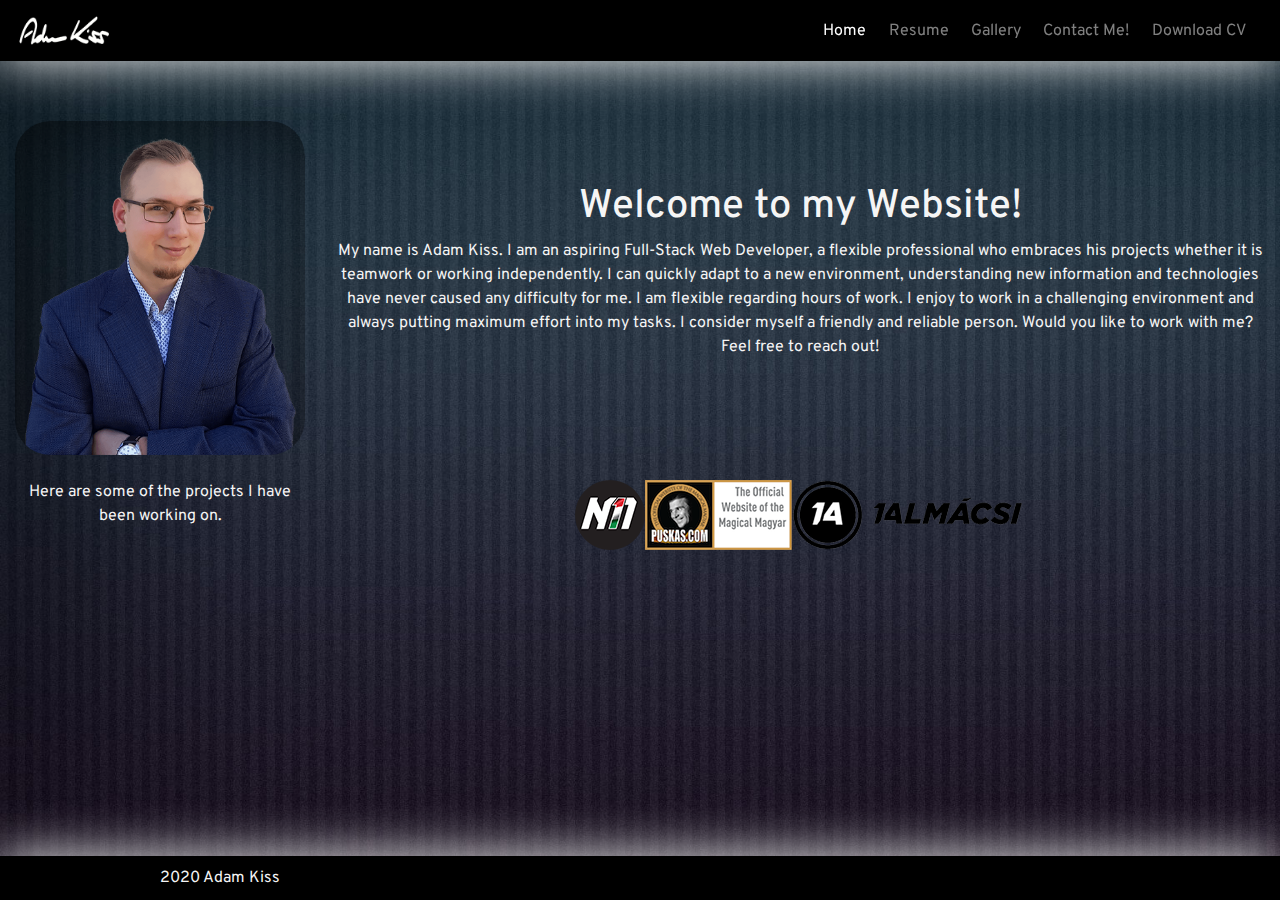
<file: index.html>
<!DOCTYPE html>
<html lang="en">
    <head>
        <meta charset="UTF-8" />
        <meta name="viewport" content="width=device-width, initial-scale=1.0" />
        <title>Adam Kiss - Web Developer</title>
        <link rel="icon" type="image/png" href="assets/images/favicon.ico" />
        <!-- Bootstrap's CSS CDN used for the project -->
        <link rel="stylesheet" href="https://stackpath.bootstrapcdn.com/bootstrap/4.5.2/css/bootstrap.min.css" />
        <!-- My own CSS -->
        <link rel="stylesheet" type="text/css" href="assets/css/style.css" />
        <!-- Google Fonts -->
        <link href="https://fonts.googleapis.com/css2?family=Allan:wght@400;700&family=Roboto:wght@400;700&display=swap" rel="stylesheet" />
        <!-- FontAwesome CDN -->
        <link rel="stylesheet" href="https://pro.fontawesome.com/releases/v5.10.0/css/all.css" integrity="sha384-AYmEC3Yw5cVb3ZcuHtOA93w35dYTsvhLPVnYs9eStHfGJvOvKxVfELGroGkvsg+p" crossorigin="anonymous" />
    </head>

    <body>
        <nav class="navbar navbar-expand-md navbar-dark bg-dark">
            <a href="index.html" class="navbar-brand">
                <img class="logo" src="assets/images/AK_logo.png" alt="Adam Kiss Full Stack Web Developer" />
            </a>
            <button type="button" class="navbar-toggler" data-toggle="collapse" data-target="#navbarCollapse">
                <span class="navbar-toggler-icon"></span>
            </button>

            <div class="collapse navbar-collapse" id="navbarCollapse">
                <div class="navbar-nav ml-auto">
                    <a href="index.html" class="nav-item nav-link hvr-underline-from-center active">Home</a>
                    <a href="resume.html" class="nav-item nav-link hvr-underline-from-center">Resume</a>
                    <a href="gallery.html" class="nav-item nav-link hvr-underline-from-center">Gallery</a>
                    <a href="contact.html" class="nav-item nav-link hvr-underline-from-center">Contact Me!</a>
                    <a href="assets/CV/AK_CV.pdf" target="_blank" class="nav-item nav-link hvr-underline-from-center">Download CV<i class="fas fa-file-pdf"></i></a>
                </div>
            </div>
        </nav>
        
        <div class="container-fluid pad-top pad-bottom pad-landscape">
            <div class="row">
                <div class="col-md-3">
                    <img class="profileimg img-fluid mx-auto d-block" src="assets/images/AKp.png" alt="Profile image of Adam Kiss" />
                </div>
                <div class="col-md-9 d-block align-self-center text-center">
                    <p class="text-main">
                        <h1>Welcome to my Website!</h1>
                        My name is Adam Kiss. I am an aspiring Full-Stack Web Developer, a flexible professional who embraces his projects whether it is teamwork or working independently. I can quickly adapt to a new environment, understanding new information and technologies have never caused any difficulty for me. I am flexible regarding hours of work. 
                        I enjoy to work in a challenging environment and always putting maximum effort into my tasks. I consider myself a friendly and reliable person. Would you like to work with me? Feel free to reach out!
                    </p>
                </div>
            </div>
            
            <div class="row pad-top">
                <div class="col-md-3 d-flex justify-content-center text-center">
                <p>Here are some of the projects I have been working on.</p>
                </div>
                <div class="col-md-9 d-flex justify-content-center align-items-center">
    
                        <a href="https://www.michelisz.hu/en/" target="_blank"><img src="assets/images/nmlogo.png" alt="Norbert Michelisz logo"></a>
                        <a href="http://www.puskas.com/en/home.html" target="_blank"><img src="assets/images/puskaslogo.png" alt="Puskas logo"></a>
                        <a href="http://talmacsigroup.hu/?lang=en" target="_blank"><img src="assets/images/talmacsilogo.png" alt="Talmacsi logo"></a>
                </div>
            </div>
        </div>
        
        <footer class="footer-sticky">
            <div class="container-fluid">
                <div class="row">
                    <div class="col-md-4 align-items-center justify-content-center d-flex order-2 order-md-1"><i class="far fa-copyright"></i>2020 Adam Kiss</div>
                    <div class="footerlinks align-items-center col-md-8 justify-content-center d-flex order-1 order-md-2">
                        <a href="mailto:a.kiss1994@gmail.com" target="_blank"><i class="footericon2 fas fa-envelope"></i></a>
                        <a href="https://www.facebook.com/adams.keith.524" target="_blank"><i class="footericon fab fa-facebook-square"></i></a>
                        <a href="https://www.linkedin.com/in/akgsz0912/" target="_blank"><i class="footericon fab fa-linkedin"></i></a>
                        <a href="skype:live:a.kiss1994?add" target="_blank"><i class="footericon fab fa-skype"></i></a>
                    </div>
                </div>
            </div>
        </footer>
    </body>

    <!--Javascript from Bootstrap CDN-->
    <script src="https://code.jquery.com/jquery-3.5.1.min.js"></script>
    <script src="https://cdn.jsdelivr.net/npm/popper.js@1.16.0/dist/umd/popper.min.js"></script>
    <script src="https://stackpath.bootstrapcdn.com/bootstrap/4.5.0/js/bootstrap.min.js"></script>
</html>
</file>
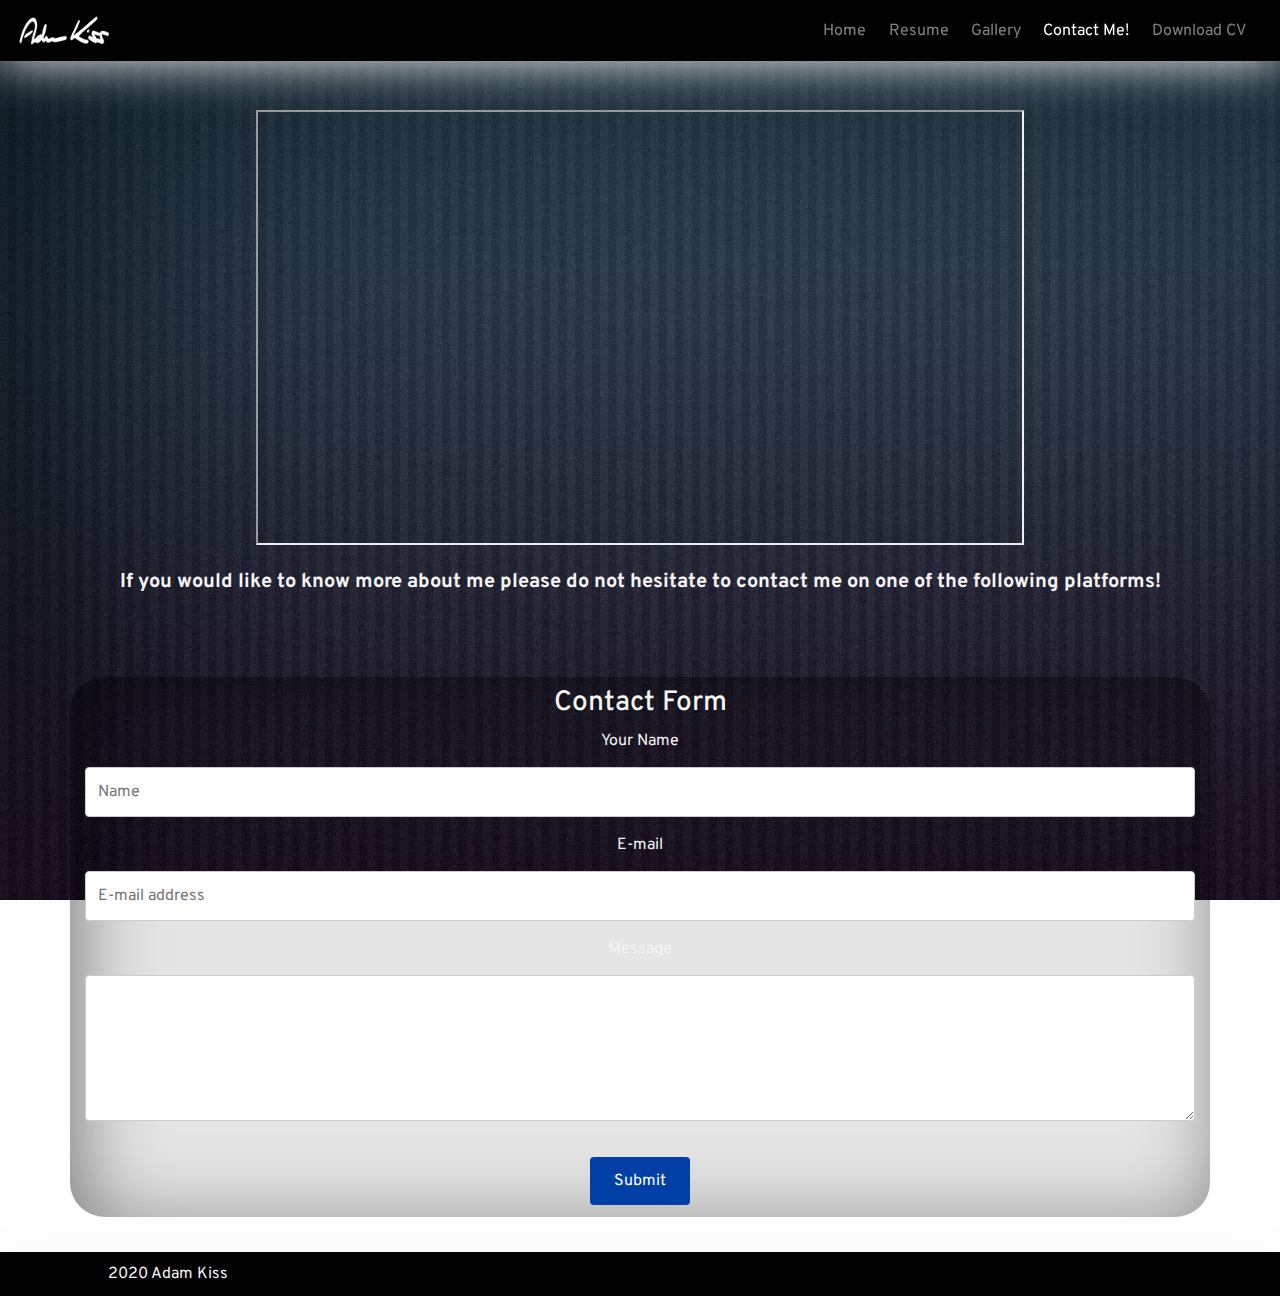
<file: contact.html>
<!DOCTYPE html>
<html lang="en">
    <head>
        <meta charset="UTF-8" />
        <meta name="viewport" content="width=device-width, initial-scale=1.0" />
        <title>Adam Kiss - Web Developer</title>
        <link rel="icon" type="image/png" href="assets/images/favicon.ico" />
        <!-- Bootstrap's CSS CDN used for the project -->
        <link rel="stylesheet" href="https://stackpath.bootstrapcdn.com/bootstrap/4.5.2/css/bootstrap.min.css" />
        <!-- My own CSS -->
        <link rel="stylesheet" type="text/css" href="assets/css/style.css" />
        <!-- Google Fonts -->
        <link href="https://fonts.googleapis.com/css2?family=Allan:wght@400;700&family=Roboto:wght@400;700&display=swap" rel="stylesheet" />
        <!-- FontAwesome CDN -->
        <link rel="stylesheet" href="https://pro.fontawesome.com/releases/v5.10.0/css/all.css" integrity="sha384-AYmEC3Yw5cVb3ZcuHtOA93w35dYTsvhLPVnYs9eStHfGJvOvKxVfELGroGkvsg+p" crossorigin="anonymous" />
    </head>

    <body>
        <nav class="navbar navbar-expand-md navbar-dark bg-dark">
            <a href="index.html" class="navbar-brand">
                <img class="logo" src="assets/images/ak_logo.png" alt="Adam Kiss Full Stack Web Developer" />
            </a>
            <button type="button" class="navbar-toggler" data-toggle="collapse" data-target="#navbarCollapse">
                <span class="navbar-toggler-icon"></span>
            </button>

            <div class="collapse navbar-collapse" id="navbarCollapse">
                <div class="navbar-nav ml-auto">
                    <a href="index.html" class="nav-item nav-link hvr-underline-from-center">Home</a>
                    <a href="resume.html" class="nav-item nav-link hvr-underline-from-center">Resume</a>
                    <a href="gallery.html" class="nav-item nav-link hvr-underline-from-center">Gallery</a>
                    <a href="contact.html" class="nav-item nav-link hvr-underline-from-center active">Contact Me!</a>
                    <a href="assets/cv/ak_cv.pdf" target="_blank" class="nav-item nav-link hvr-underline-from-center">
                        Download CV
                        <i class="fas fa-file-pdf"></i>
                    </a>
                </div>
            </div>
        </nav>

        <div class="container-fluid pad-top pad-landscape">
            <br />
            <div class="row">
                <div class="col d-flex align-self-center justify-content-center">
                    <iframe src="https://www.youtube.com/embed/EyZqfLmXdFA?controls=0"> </iframe>
                </div>
            </div>

            <div class="row">
                <div class="col pad-top d-flex align-self-center justify-content-center">
                    <h5 class="text-justify text-center font-weight-bold">If you would like to know more about me please do not hesitate to contact me on one of the following platforms!</h5>
                </div>
            </div>

            <div class="row">
                <div class="col contactlinks d-flex align-self-center justify-content-center">
                    <a href="mailto:a.kiss1994@gmail.com" target="_blank"><i class="footericon2 fas fa-envelope"></i></a>
                    <a href="https://www.facebook.com/adams.keith.524" target="_blank"><i class="footericon fab fa-facebook-square"></i></a>
                    <a href="https://www.linkedin.com/in/akgsz0912/" target="_blank"><i class="footericon fab fa-linkedin"></i></a>
                    <a href="skype:live:a.kiss1994?add" target="_blank"><i class="footericon fab fa-skype"></i></a>
                </div>
            </div>
        </div>

        <!--https://www.freecodecamp.org/news/how-to-create-a-contact-form-with-css/ -->
        <div class="container text-center profileimg margin-bottom">
            <h3>Contact Form</h3>
            <form action="#" name="contact_form">
                <label for="name">Your Name</label>
                <input  id="name" name="name" type="text" required placeholder="Name" />
                <br />
                <label for="email">E-mail</label>
                <input id="email" name="email" type="email" required placeholder="E-mail address" />
                <br />
                <label for="message">Message</label><br />
                <textarea id="message" name="message" cols="20" rows="5" required placeholder="Enter your message here"> </textarea>
                <div class="center">
                    <input type="submit" value="Submit" />
                </div>
            </form>
        </div>
        <!--Code from https://www.freecodecamp.org/news/how-to-create-a-contact-form-with-css/ ending -->

        <footer class="footer-sticky">
            <div class="container-fluid">
                <div class="row">
                    <div class="col-md-3 justify-content-center align-items-center d-flex order-2 order-md-1">
                        <p class="zeromargin"><i class="far fa-copyright"></i>2020 Adam Kiss</p>
                    </div>
                    <div class="footerlinks align-items-center col-md-9 justify-content-center d-flex order-1 order-md-2">
                        <a href="mailto:a.kiss1994@gmail.com" target="_blank"><i class="footericon2 fas fa-envelope"></i></a>
                        <a href="https://www.facebook.com/adams.keith.524" target="_blank"><i class="footericon fab fa-facebook-square"></i></a>
                        <a href="https://www.linkedin.com/in/akgsz0912/" target="_blank"><i class="footericon fab fa-linkedin"></i></a>
                        <a href="skype:live:a.kiss1994?add" target="_blank"><i class="footericon fab fa-skype"></i></a>
                    </div>
                </div>
            </div>
        </footer>

        <!--Javascript from Bootstrap CDN-->
        <script src="https://code.jquery.com/jquery-3.5.1.min.js"></script>
        <script src="https://cdn.jsdelivr.net/npm/popper.js@1.16.0/dist/umd/popper.min.js"></script>
        <script src="https://stackpath.bootstrapcdn.com/bootstrap/4.5.0/js/bootstrap.min.js"></script>
    </body>
</html>
</file>
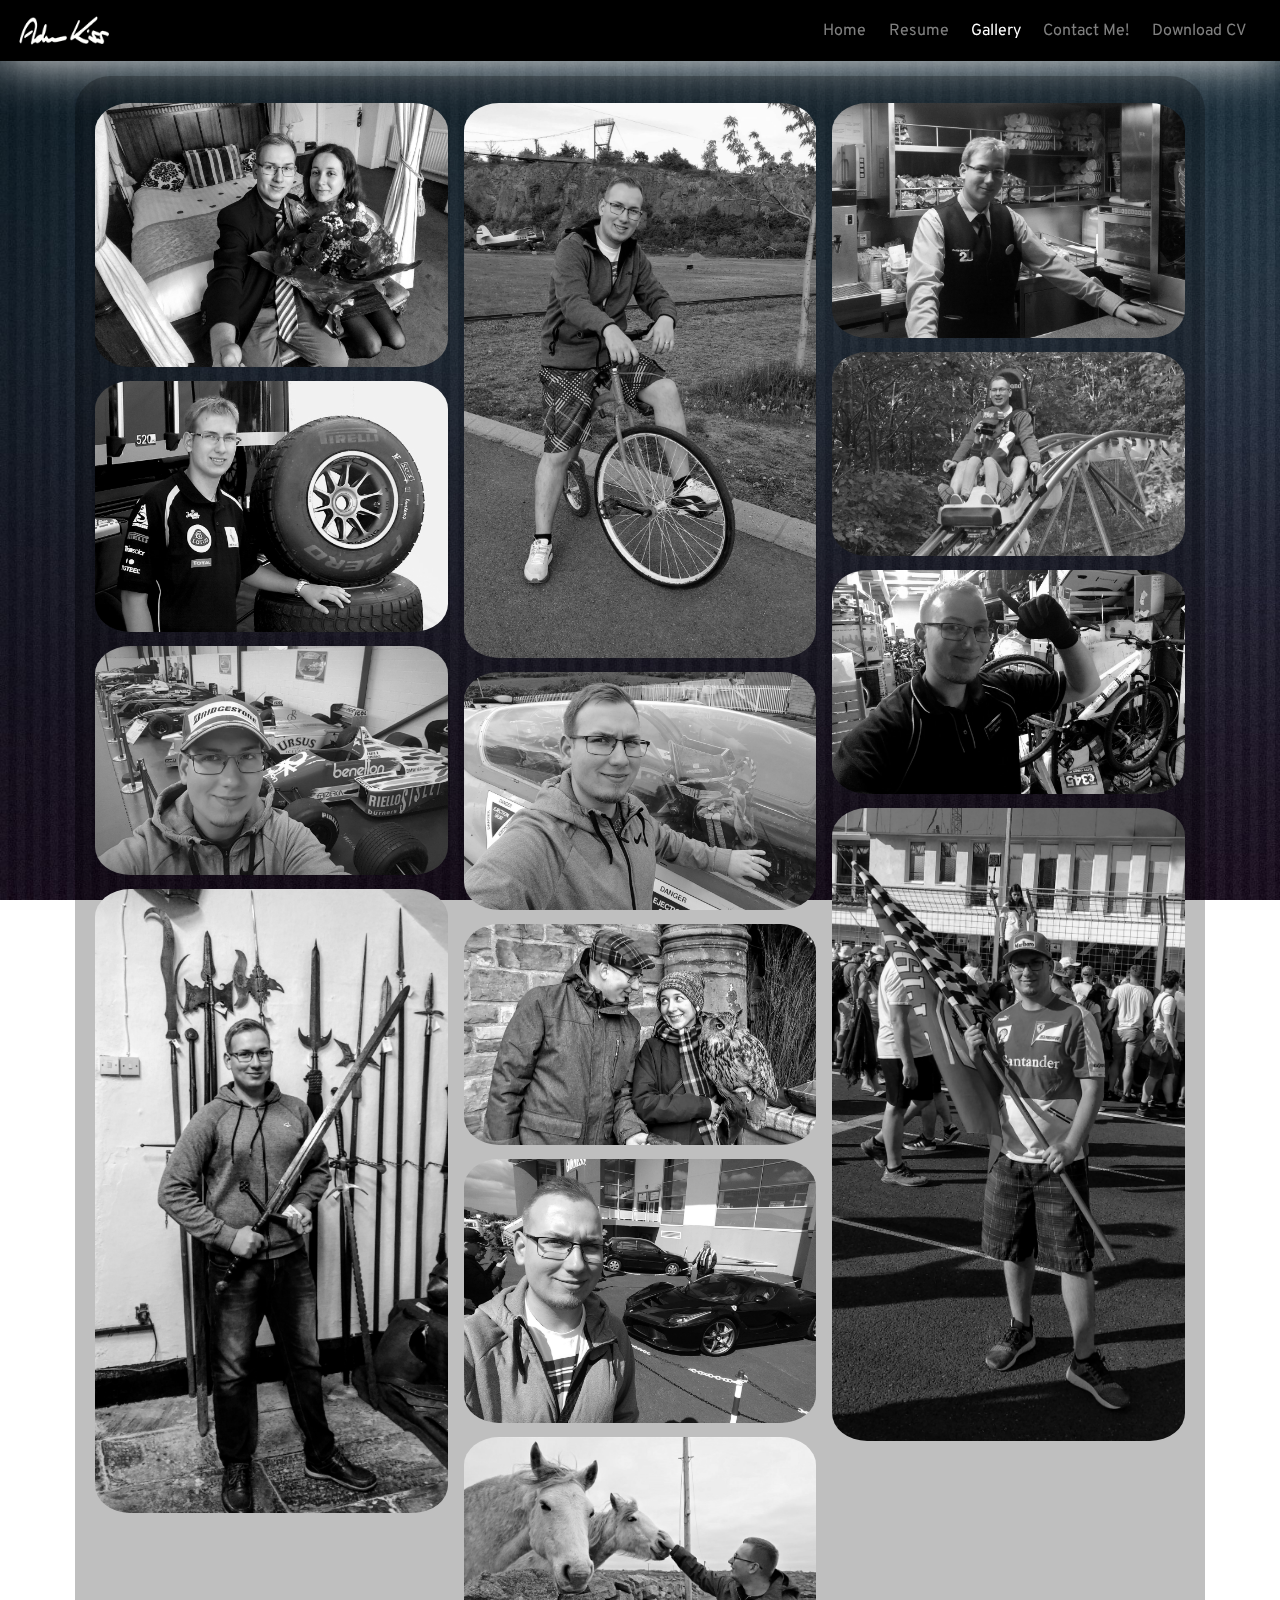
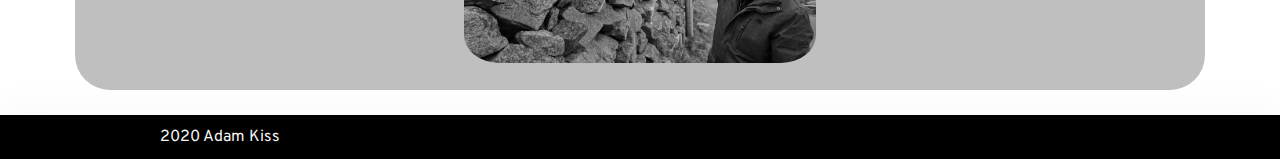
<file: gallery.html>
<!DOCTYPE html>
<html lang="en">
    <head>
        <meta charset="UTF-8" />
        <meta name="viewport" content="width=device-width, initial-scale=1.0" />
        <title>Adam Kiss - Web Developer</title>
        <link rel="icon" type="image/png" href="assets/images/favicon.ico" />
        <!-- Bootstrap's CSS CDN used for the project -->
        <link rel="stylesheet" href="https://stackpath.bootstrapcdn.com/bootstrap/4.5.2/css/bootstrap.min.css" />
        <!-- My own CSS -->
        <link rel="stylesheet" type="text/css" href="assets/css/style.css" />
        <!-- Google Fonts -->
        <link href="https://fonts.googleapis.com/css2?family=Allan:wght@400;700&family=Roboto:wght@400;700&display=swap" rel="stylesheet" />
        <!-- FontAwesome CDN -->
        <link rel="stylesheet" href="https://pro.fontawesome.com/releases/v5.10.0/css/all.css" integrity="sha384-AYmEC3Yw5cVb3ZcuHtOA93w35dYTsvhLPVnYs9eStHfGJvOvKxVfELGroGkvsg+p" crossorigin="anonymous" />
    </head>

    <body>
        <div>
            <nav class="navbar navbar-expand-md navbar-dark bg-dark">
                <a href="index.html" class="navbar-brand">
                    <img class="logo" src="assets/images/AK_logo.png" alt="Adam Kiss Full Stack Web Developer" />
                </a>
                <button type="button" class="navbar-toggler" data-toggle="collapse" data-target="#navbarCollapse">
                    <span class="navbar-toggler-icon"></span>
                </button>

                <div class="collapse navbar-collapse" id="navbarCollapse">
                    <div class="navbar-nav ml-auto">
                        <a href="index.html" class="nav-item nav-link hvr-underline-from-center">Home</a>
                        <a href="resume.html" class="nav-item nav-link hvr-underline-from-center">Resume</a>
                        <a href="gallery.html" class="nav-item nav-link hvr-underline-from-center active">Gallery</a>
                        <a href="contact.html" class="nav-item nav-link hvr-underline-from-center">Contact Me!</a>
                        <a href="assets/CV/AK_CV.pdf" target="_blank" class="nav-item nav-link hvr-underline-from-center">Download CV<i class="fas fa-file-pdf"></i></a>
                    </div>
                </div>
            </nav>
        </div>

        <!---- Code from https://bootsnipp.com/snippets/p1qAD ---->

        <div class="container pad-top pad-bottom">
            <div class="col-md-12">
                <div class="row">
                    <div class="gal hover01">
                        <img src="assets/images/gallery/engagement2017.jpg" alt="Our engagement" />

                        <img src="assets/images/gallery/f12012.jpg" alt="Lotus F1 tyres" />

                        <img src="assets/images/gallery/mondello2019.jpg" alt="Mondello Park Museum" />

                        <img src="assets/images/gallery/sword2017.jpg" alt="Adam the Swordsman" />

                        <img src="assets/images/gallery/strangebike2018.jpg" alt="On a strange bike" />

                        <img src="assets/images/gallery/fighterjet2018.jpg" alt="With Fighterjet cockpit" />

                        <img src="assets/images/gallery/owl2018.jpg" alt="My wife and me in Edinburgh with an owl" />

                        <img src="assets/images/gallery/ferrari2019.jpg" alt="With black Ferrari" />

                        <img src="assets/images/gallery/horses2018.jpg" alt="With Conemara horses" />

                        <img src="assets/images/gallery/train2013.jpg" alt="Catering on the trains" />

                        <img src="assets/images/gallery/rollercoaster2018.jpg" alt="Rollercoaster" />

                        <img src="assets/images/gallery/halfords2018.jpg" alt="Fixing a bike" />

                        <img src="assets/images/gallery/f12019.jpg" alt="With Ferrari flag" />
                    </div>
                </div>
            </div>
        </div>

        <!---- Code from https://bootsnipp.com/snippets/p1qAD ending---->
        <footer class="footer-sticky">
            <div class="container-fluid">
                <div class="row">
                    <div class="col-md-4 align-items-center justify-content-center d-flex order-2 order-md-1"><i class="far fa-copyright"></i>2020 Adam Kiss</div>
                    <div class="footerlinks align-items-center col-md-8 justify-content-center d-flex order-1 order-md-2">
                        <a href="mailto:a.kiss1994@gmail.com" target="_blank"><i class="footericon2 fas fa-envelope"></i></a>
                        <a href="https://www.facebook.com/adams.keith.524" target="_blank"><i class="footericon fab fa-facebook-square"></i></a>
                        <a href="https://www.linkedin.com/in/akgsz0912/" target="_blank"><i class="footericon fab fa-linkedin"></i></a>
                        <a href="skype:live:a.kiss1994?add" target="_blank"><i class="footericon fab fa-skype"></i></a>
                    </div>
                </div>
            </div>
        </footer>
    </body>

    <!--Javascript-->
    <script src="https://code.jquery.com/jquery-3.5.1.min.js"></script>
    <script src="https://cdn.jsdelivr.net/npm/popper.js@1.16.0/dist/umd/popper.min.js"></script>
    <script src="https://stackpath.bootstrapcdn.com/bootstrap/4.5.0/js/bootstrap.min.js"></script>
</html>
</file>
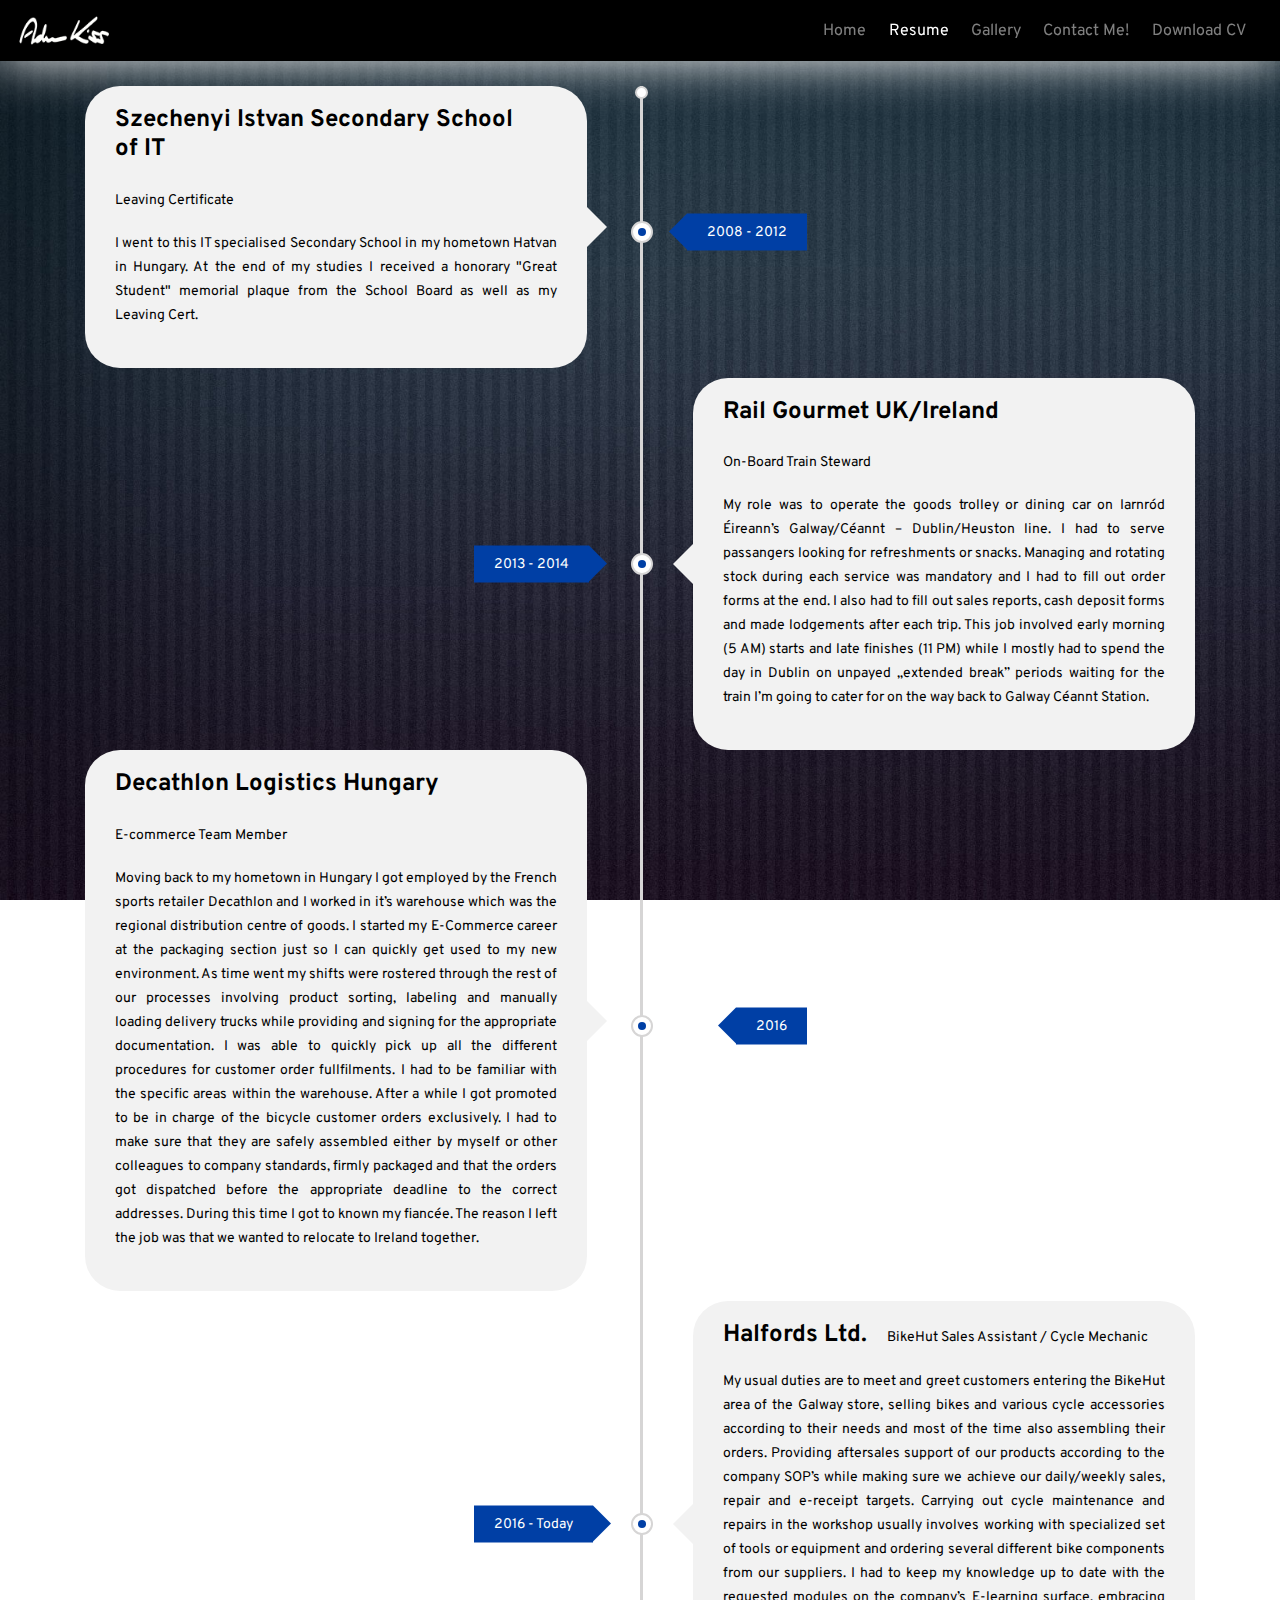
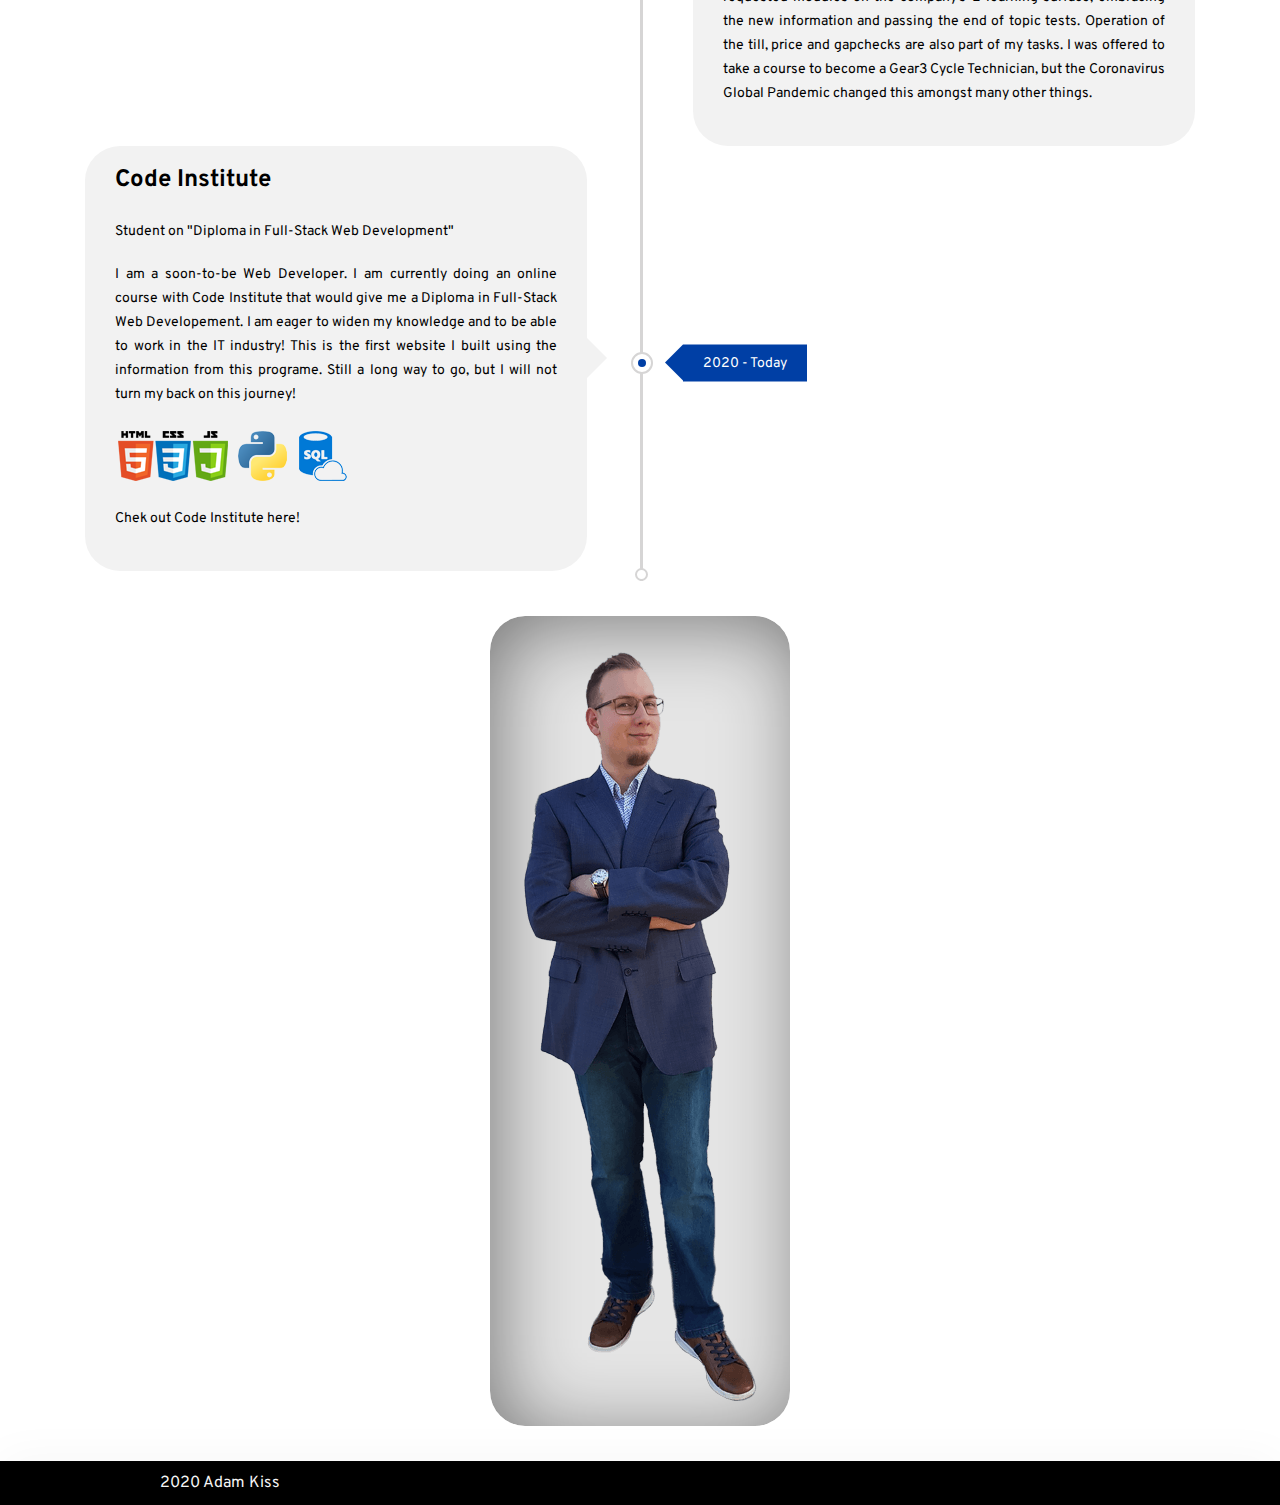
<file: resume.html>
<!DOCTYPE html>
<html lang="en">
    <head>
        <meta charset="UTF-8" />
        <meta name="viewport" content="width=device-width, initial-scale=1.0" />
        <title>Adam Kiss - Web Developer</title>
        <link rel="icon" type="image/png" href="assets/images/favicon.ico" />
        <!-- Bootstrap's CSS CDN used for the project -->
        <link rel="stylesheet" href="https://stackpath.bootstrapcdn.com/bootstrap/4.5.2/css/bootstrap.min.css" />
        <!-- My own CSS -->
        <link rel="stylesheet" type="text/css" href="assets/css/style.css" />
        <!-- Google Fonts -->
        <link href="https://fonts.googleapis.com/css2?family=Allan:wght@400;700&family=Roboto:wght@400;700&display=swap" rel="stylesheet" />
        <!-- FontAwesome CDN -->
        <link rel="stylesheet" href="https://pro.fontawesome.com/releases/v5.10.0/css/all.css" integrity="sha384-AYmEC3Yw5cVb3ZcuHtOA93w35dYTsvhLPVnYs9eStHfGJvOvKxVfELGroGkvsg+p" crossorigin="anonymous" />
    </head>

    <body>
        <nav class="navbar navbar-expand-md navbar-dark bg-dark">
            <a href="index.html" class="navbar-brand">
                <img class="logo" src="assets/images/AK_logo.png" alt="Adam Kiss Full Stack Web Developer" />
            </a>
            <button type="button" class="navbar-toggler" data-toggle="collapse" data-target="#navbarCollapse">
                <span class="navbar-toggler-icon"></span>
            </button>

            <div class="collapse navbar-collapse" id="navbarCollapse">
                <div class="navbar-nav ml-auto">
                    <a href="index.html" class="nav-item nav-link hvr-underline-from-center">Home</a>
                    <a href="resume.html" class="nav-item nav-link hvr-underline-from-center active">Resume</a>
                    <a href="gallery.html" class="nav-item nav-link hvr-underline-from-center">Gallery</a>
                    <a href="contact.html" class="nav-item nav-link hvr-underline-from-center">Contact Me!</a>
                    <a href="assets/CV/AK_CV.pdf" target="_blank" class="nav-item nav-link hvr-underline-from-center">Download CV<i class="fas fa-file-pdf"></i></a>
                </div>
            </div>
        </nav>

        <!------- Code from https://bestjquery.com/tutorial/timeline/demo19/ ------>
        <div class="container pad-top">
            <div class="row">
                <div class="col-md-12">
                    <div class="main-timeline">
                        <div class="timeline">
                            <span class="timeline-icon"></span>
                            <span class="year">2008 - 2012</span>
                            <div class="timeline-content">
                                <h3 class="title">Szechenyi Istvan Secondary School of IT</h3>
                                <span class="post">Leaving Certificate</span>
                                <p class="description">
                                    I went to this IT specialised Secondary School in my hometown Hatvan in Hungary. At the end of my studies I received a honorary "Great Student" memorial plaque from the School Board as well as my Leaving
                                    Cert.
                                </p>
                            </div>
                        </div>

                        <div class="timeline">
                            <span class="timeline-icon"></span>
                            <span class="year">2013 - 2014</span>
                            <div class="timeline-content">
                                <h3 class="title">Rail Gourmet UK/Ireland</h3>
                                <span class="post">On-Board Train Steward</span>
                                <p class="description">
                                    My role was to operate the goods trolley or dining car on Iarnród Éireann’s Galway/Céannt – Dublin/Heuston line. I had to serve passangers looking for refreshments or snacks. Managing and rotating stock
                                    during each service was mandatory and I had to fill out order forms at the end. I also had to fill out sales reports, cash deposit forms and made lodgements after each trip. This job involved early
                                    morning (5 AM) starts and late finishes (11 PM) while I mostly had to spend the day in Dublin on unpayed „extended break” periods waiting for the train I’m going to cater for on the way back to Galway
                                    Céannt Station.
                                </p>
                            </div>
                        </div>

                        <div class="timeline">
                            <span class="timeline-icon"></span>
                            <span class="year">2016</span>
                            <div class="timeline-content">
                                <h3 class="title">Decathlon Logistics Hungary</h3>
                                <span class="post">E-commerce Team Member</span>
                                <p class="description">
                                    Moving back to my hometown in Hungary I got employed by the French sports retailer Decathlon and I worked in it’s warehouse which was the regional distribution centre of goods. I started my E-Commerce
                                    career at the packaging section just so I can quickly get used to my new environment. As time went my shifts were rostered through the rest of our processes involving product sorting, labeling and
                                    manually loading delivery trucks while providing and signing for the appropriate documentation. I was able to quickly pick up all the different procedures for customer order fullfilments. I had to be
                                    familiar with the specific areas within the warehouse. After a while I got promoted to be in charge of the bicycle customer orders exclusively. I had to make sure that they are safely assembled either by
                                    myself or other colleagues to company standards, firmly packaged and that the orders got dispatched before the appropriate deadline to the correct addresses. During this time I got to known my fiancée.
                                    The reason I left the job was that we wanted to relocate to Ireland together.
                                </p>
                            </div>
                        </div>

                        <div class="timeline">
                            <span class="timeline-icon"></span>
                            <span class="year">2016 - Today</span>
                            <div class="timeline-content">
                                <h3 class="title">Halfords Ltd.</h3>
                                <span class="post">BikeHut Sales Assistant / Cycle Mechanic</span>
                                <p class="description">
                                    My usual duties are to meet and greet customers entering the BikeHut area of the Galway store, selling bikes and various cycle accessories according to their needs and most of the time also assembling
                                    their orders. Providing aftersales support of our products according to the company SOP’s while making sure we achieve our daily/weekly sales, repair and e-receipt targets. Carrying out cycle maintenance
                                    and repairs in the workshop usually involves working with specialized set of tools or equipment and ordering several different bike components from our suppliers. I had to keep my knowledge up to date
                                    with the requested modules on the company’s E-learning surface, embracing the new information and passing the end of topic tests. Operation of the till, price and gapchecks are also part of my tasks. I
                                    was offered to take a course to become a Gear3 Cycle Technician, but the Coronavirus Global Pandemic changed this amongst many other things.
                                </p>
                            </div>
                        </div>

                        <div class="timeline">
                            <span class="timeline-icon"></span>
                            <span class="year">2020 - Today</span>
                            <div class="timeline-content">
                                <h3 class="title">Code Institute</h3>
                                <span class="post">Student on "Diploma in Full-Stack Web Development"</span>
                                <p class="description">
                                    I am a soon-to-be Web Developer. I am currently doing an online course with Code Institute that would give me a Diploma in Full-Stack Web Developement. I am eager to widen my knowledge and to be able to
                                    work in the IT industry! This is the first website I built using the information from this programe. Still a long way to go, but I will not turn my back on this journey!
                                </p>

                                <img src="assets/images/html.png" alt="HTML CSS Javascript logo" />
                                <img src="assets/images/python.png" alt="Python logo" />
                                <img src="assets/images/sql.png" alt="SQL logo" />

                                <p class="description">
                                    Chek out Code Institute here!<a href="https://codeinstitute.net/" target="_blank"><i class="fas fa-laptop-code"></i></a>
                                </p>
                            </div>
                        </div>
                    </div>
                </div>
            </div>
        </div>

        <!------- Code from https://bestjquery.com/tutorial/timeline/demo19/ ending------>

        <div class="container-fluid pad-bottom pad-landscape">
            <div class="row">
                <div class="col">
                    <img class="profileimg mx-auto d-block" src="assets/images/AK_res.png" alt="Profile image of Adam Kiss" />
                </div>
            </div>
        </div>

        <footer class="footer-sticky">
            <div class="container-fluid">
                <div class="row">
                    <div class="col-md-4 align-items-center justify-content-center d-flex order-2 order-md-1"><i class="far fa-copyright"></i>2020 Adam Kiss</div>
                    <div class="footerlinks align-items-center col-md-8 justify-content-center d-flex order-1 order-md-2">
                        <a href="mailto:a.kiss1994@gmail.com" target="_blank"><i class="footericon2 fas fa-envelope"></i></a>
                        <a href="https://www.facebook.com/adams.keith.524" target="_blank"><i class="footericon fab fa-facebook-square"></i></a>
                        <a href="https://www.linkedin.com/in/akgsz0912/" target="_blank"><i class="footericon fab fa-linkedin"></i></a>
                        <a href="skype:live:a.kiss1994?add" target="_blank"><i class="footericon fab fa-skype"></i></a>
                    </div>
                </div>
            </div>
        </footer>
    </body>

    <!--Javascript-->
    <script src="https://code.jquery.com/jquery-3.5.1.min.js"></script>
    <script src="https://cdn.jsdelivr.net/npm/popper.js@1.16.0/dist/umd/popper.min.js"></script>
    <script src="https://stackpath.bootstrapcdn.com/bootstrap/4.5.0/js/bootstrap.min.js"></script>
</html>
</file>
<file: assets/css/style.css>
/*
* Prefixed by https://autoprefixer.github.io
* PostCSS: v7.0.29,
* Autoprefixer: v9.7.6
* Browsers: last 4 version
*/

@import url("https://fonts.googleapis.com/css2?family=Overpass:wght@400;700&display=swap");

html {
    min-height: 100vh;
}

body {
    color: whitesmoke;
    display: -webkit-box;
    display: -ms-flexbox;
    display: flex;
    -webkit-box-orient: vertical;
    -webkit-box-direction: normal;
    -ms-flex-direction: column;
    flex-direction: column;
    min-height: 100vh;
    font-family: "Overpass", sans-serif;
}

.pad-top {
    padding-top: 25px;
}

.pad-bottom {
    padding-bottom: 35px;
}

.margin-bottom {
    margin-bottom: 35px;
}

.contactlinks a {
    padding: 20px;
}

.zeromargin {
    margin: 0;
}

.main-text {
    line-height: 1.7;
}

iframe {
    width: 768px;
    height: 435px;
}

.projectlinks {
    background-color: rgba(0, 0, 0, 0.1);
    border-radius: 35px;
    -webkit-box-shadow: inset 10px 10px 83px -5px rgba(255, 250, 250, 0.25);
    box-shadow: inset 10px 10px 83px -5px rgba(255, 255, 255, 0.25);
}

/* ---------- images -------- */

/*----- Code from https://www.w3schools.com/cssref/pr_background-attachment.asp ----*/
body {
    background-image: url("../images/background.jpg");
    background-repeat: no-repeat;
    background-attachment: fixed;
    background-size: cover;
}

/*----- Code from https://www.w3schools.com/cssref/pr_background-attachment.asp ending----*/

.profileimg {
    padding-top: 10px;
    background: rgba(0, 0, 0, 0.1);
    border-radius: 35px;
    margin-top: 35px;
    -webkit-box-shadow: inset 10px 10px 83px -5px rgba(0, 0, 0, 0.5);
    box-shadow: inset 10px 10px 83px -5px rgba(0, 0, 0, 0.5);
}

@media only screen and (max-width: 768px) {
    .profileimg {
        -webkit-transform: scale(0.9);
        -ms-transform: scale(0.9);
        transform: scale(0.9);
    }

    .pad-landscape {
        padding-top: 0px;
        padding-bottom: 0px;
    }
    iframe {
        width: 352px;
        height: 200px;
    }
}

.projectimg {
    max-width: 100%;
    height: auto;
    padding: 15px;
}

.projectimg:hover {
    -webkit-transform: translateX(-3px);
    -ms-transform: translateX(-3px);
    transform: translateX(-3px);
}

/* ---------- Navigation -------- */
.bg-dark {
    background-color: black !important;
    -webkit-box-shadow: 0px 0px 50px 0px whitesmoke;
    box-shadow: 0px 0px 50px 0px whitesmoke;
}

.logo {
    height: 35px;
}

.logo:hover {
    -webkit-transform: scale(1.2);
    -ms-transform: scale(1.2);
    transform: scale(1.2);
    -webkit-transition: 0.5s;
    -o-transition: 0.5s;
    transition: 0.5s;
}
.fa-file-pdf {
    padding-left: 7px;
    color: rgb(200, 0, 0);
}

@media (min-width: 768px) {
    .navbar-expand-md .navbar-nav .nav-link {
        padding-right: 0.7rem;
        padding-left: 0.7rem;
    }
}
/*---- Code from https://github.com/IanLunn/Hover/blob/master/css/hover.css ----*/
.hvr-underline-from-center {
    display: inline-block;
    vertical-align: middle;
    -webkit-transform: perspective(1px) translateZ(0);
    transform: perspective(1px) translateZ(0);
    position: relative;
    overflow: hidden;
}
.hvr-underline-from-center:before {
    content: "";
    position: absolute;
    z-index: -1;
    left: 51%;
    right: 51%;
    bottom: 0;
    background: whitesmoke;
    height: 1px;
    -webkit-transition-property: left, right;
    -o-transition-property: left, right;
    transition-property: left, right;
    -webkit-transition-duration: 0.3s;
    -o-transition-duration: 0.3s;
    transition-duration: 0.3s;
    -webkit-transition-timing-function: ease-out;
    -o-transition-timing-function: ease-out;
    transition-timing-function: ease-out;
}
.hvr-underline-from-center:hover:before,
.hvr-underline-from-center:focus:before,
.hvr-underline-from-center:active:before {
    left: 0;
    right: 0;
}
/*---- Code from https://github.com/IanLunn/Hover/blob/master/css/hover.css ending----*/

/*-------- Gallery ------*/

/*---- Code from https://bootsnipp.com/snippets/p1qAD ----*/
.gal {
    -webkit-column-count: 3; /* Chrome, Safari, Opera */
    -moz-column-count: 3; /* Firefox */
    column-count: 3;
    background: rgba(0, 0, 0, 0.25);
    border-radius: 35px;
    margin: -10px;
    padding: 20px;
}

.gal img {
    width: 100%;
    padding: 7px 0;
    border-radius: 35px;
    -webkit-filter: grayscale(100%);
    filter: grayscale(100%);
}

@media (max-width: 500px) {
    .gal {
        -webkit-column-count: 1; /* Chrome, Safari, Opera */
        -moz-column-count: 1; /* Firefox */
        column-count: 1;
        padding: 20px;
    }
}

/*---- Code from https://bootsnipp.com/snippets/p1qAD ending----*/

/*----- Code from https://codepen.io/nxworld/pen/ZYNOBZ?fbclid=IwAR1C0Fp-oCTJS1KfeV7TDmL_3KJNneOL146xKX0Y1Bl6UbP6X6TSF_SKV-k----*/

.hover01 img {
    -webkit-transition: 0.3s ease-in-out;
    -o-transition: 0.3s ease-in-out;
    transition: 0.3s ease-in-out;
}

.hover01 img:hover {
    -webkit-transform: scale(1.02);
    -ms-transform: scale(1.02);
    transform: scale(1.02);
    -webkit-filter: none;
    filter: none;
}

/*----- code from https://codepen.io/nxworld/pen/ZYNOBZ?fbclid=IwAR1C0Fp-oCTJS1KfeV7TDmL_3KJNneOL146xKX0Y1Bl6UbP6X6TSF_SKV-k ending----*/

/* ----- Footer -----*/

footer {
    background-color: black;
    padding: 10px;
    -webkit-box-shadow: 0px 0px 50px 0px whitesmoke;
    box-shadow: 0px 0px 50px 0px whitesmoke;
}
/*----- code from https://www.youtube.com/watch?v=yc2olxLgKLk&ab_channel=KevinPowell -----*/

.footer-sticky {
    margin-top: auto;
}

/*----- code from https://www.youtube.com/watch?v=yc2olxLgKLk&ab_channel=KevinPowell -----*/

.footerlinks a {
    padding: 10px;
}

.footericon:hover {
    -webkit-transform: scale(1.15);
    -ms-transform: scale(1.15);
    transform: scale(1.15);
    -webkit-transition-duration: 0.3s;
    -o-transition-duration: 0.3s;
    transition-duration: 0.3s;
    color: rgb(0, 88, 228);
}

.footericon2:hover {
    -webkit-transform: scale(1.15);
    -ms-transform: scale(1.15);
    transform: scale(1.15);
    -webkit-transition-duration: 0.3s;
    -o-transition-duration: 0.3s;
    transition-duration: 0.3s;
    color: rgb(200, 0, 0);
}

/* ----- Footer Icons -----*/

.fa-linkedin,
.fa-envelope,
.fa-facebook-square,
.fa-skype {
    font-size: 2rem;
    color: whitesmoke;
}

/* ----- Timeline -----*/

/*------- Code from https://bestjquery.com/tutorial/timeline/demo19/ -----*/

.timeline {
    padding-bottom: 10px;
}

.timeline p a {
    text-decoration: none;
    margin-left: 10px;
    font-size: 20px;
}

.timeline p i:hover {
    -webkit-transform: scale(1.5);
    -ms-transform: scale(1.5);
    transform: scale(1.5);
    -webkit-transition-duration: 0.3s;
    -o-transition-duration: 0.3s;
    transition-duration: 0.3s;
}

.timeline span.post {
    color: black;
}

.main-timeline {
    overflow: hidden;
    position: relative;
}
.main-timeline:before {
    content: "";
    width: 3px;
    height: 100%;
    background: #d6d5d5;
    position: absolute;
    top: 0;
    left: 50%;
}
.main-timeline .timeline {
    padding-right: 30px;
    position: relative;
}
.main-timeline .timeline:before,
.main-timeline .timeline:after {
    content: "";
    display: block;
    width: 100%;
    clear: both;
}
.main-timeline .timeline:first-child:before,
.main-timeline .timeline:last-child:before {
    content: "";
    width: 13px;
    height: 13px;
    border-radius: 50%;
    border: 2px solid #d6d5d5;
    background: #fff;
    margin: 0 auto;
    position: absolute;
    top: 0;
    left: 0;
    right: -3px;
}
.main-timeline .timeline:last-child:before {
    top: auto;
    bottom: 0;
}
.main-timeline .timeline-icon {
    width: 18px;
    height: 18px;
    border-radius: 50%;
    background: #fff;
    border: 2px solid #d6d5d5;
    -webkit-box-sizing: content-box;
    box-sizing: content-box;
    margin: auto;
    position: absolute;
    top: 0;
    left: 0;
    bottom: 0;
    right: -4px;
}
.main-timeline .timeline-icon:before {
    content: "";
    display: block;
    width: 8px;
    height: 8px;
    border-radius: 50%;
    background: rgb(0, 63, 165);
    margin: auto;
    position: absolute;
    top: 0;
    left: 0;
    bottom: 0;
    right: 0;
}
.main-timeline .year {
    display: inline-block;
    padding: 8px 20px;
    margin: 0;
    font-size: 14px;
    color: #fff;
    background: rgb(0, 63, 165);
    text-align: center;
    position: absolute;
    top: 50%;
    right: 35%;
    -webkit-transform: translateY(-50%);
    -ms-transform: translateY(-50%);
    transform: translateY(-50%);
}
.main-timeline .year:before {
    content: "";
    border-right: 18px solid rgb(0, 63, 165);
    border-top: 18px solid transparent;
    border-bottom: 18px solid transparent;
    position: absolute;
    top: 0;
    left: -18px;
}
.main-timeline .timeline-content {
    width: 46.5%;
    padding: 20px 30px;
    margin: 0 20px 0 0;
    background: #f2f2f2;
    position: relative;
    border-radius: 35px;
}
.main-timeline .timeline-content:after {
    content: "";
    border-left: 20px solid #f2f2f2;
    border-top: 20px solid transparent;
    border-bottom: 20px solid transparent;
    position: absolute;
    top: 50%;
    right: -20px;
    -webkit-transform: translateY(-50%);
    -ms-transform: translateY(-50%);
    transform: translateY(-50%);
}
.main-timeline .title {
    float: left;
    font-size: 24px;
    font-weight: bold;
    color: black;
    margin: 0 20px 20px 0;
}
.main-timeline .post {
    display: inline-block;
    font-size: 14px;
    color: #999;
    margin-top: 6px;
}
.main-timeline .description {
    font-size: 14px;
    color: black;
    line-height: 24px;
    margin: 20px 0;
    clear: both;
    text-align: justify;
}
.main-timeline .timeline:nth-child(2n) {
    padding: 0 0 0 30px;
}
.main-timeline .timeline:nth-child(2n) .year {
    right: auto;
    left: 35%;
}
.main-timeline .timeline:nth-child(2n) .year:before {
    border: 18px solid transparent;
    border-right: none;
    border-left: 18px solid rgb(0, 63, 165);
    left: auto;
    right: -18px;
}
.main-timeline .timeline:nth-child(2n) .timeline-content {
    float: right;
    margin: 0 0 0 20px;
}
.main-timeline .timeline:nth-child(2n) .timeline-content:after {
    border-left: none;
    border-right: 20px solid #f2f2f2;
    right: auto;
    left: -20px;
}
@media only screen and (max-width: 1200px) {
    .main-timeline .year {
        right: 30%;
    }
    .main-timeline .timeline:nth-child(2n) .year {
        left: 30%;
    }
}

@media only screen and (max-width: 992px) {
    .main-timeline:before {
        left: 10px;
    }
    .main-timeline .timeline {
        padding: 0 0 0 30px;
        margin-bottom: 20px;
    }
    .main-timeline .timeline:last-child {
        margin-bottom: 0;
    }
    .main-timeline .timeline:first-child:before,
    .main-timeline .timeline:last-child:before {
        display: none;
    }
    .main-timeline .timeline-icon {
        margin: 0;
        position: absolute;
        top: 7px;
        left: 0;
    }
    .main-timeline .year,
    .main-timeline .timeline:nth-child(2n) .year {
        display: block;
        font-weight: bold;
        margin: 0 0 32px 30px;
        z-index: 1;
        position: relative;
        top: auto;
        left: auto;
        right: auto;
        -webkit-transform: none;
        -ms-transform: none;
        transform: none;
    }
    .main-timeline .timeline:nth-child(2n) .year:before {
        border-left: none;
        border-right: 18px solid rgb(0, 63, 165);
        right: auto;
        left: -18px;
    }
    .main-timeline .timeline-content {
        padding: 20px;
    }
    .main-timeline .timeline-content,
    .main-timeline .timeline:nth-child(2n) .timeline-content {
        width: auto;
        float: none;
        margin: 0 0 0 30px;
    }
    .main-timeline .timeline-content:after,
    .main-timeline .timeline:nth-child(2n) .timeline-content:after {
        border: none;
        border-bottom: 20px solid #f2f2f2;
        border-left: 20px solid transparent;
        border-right: 20px solid transparent;
        top: -20px;
        left: 50%;
        right: auto;
        -webkit-transform: translateX(-50%);
        -ms-transform: translateX(-50%);
        transform: translateX(-50%);
    }
}
@media only screen and (max-width: 480px) {
    .main-timeline .title {
        float: none;
        margin: 0;
    }
    .main-timeline .year,
    .main-timeline .timeline:nth-child(2n) .year {
        margin-left: 20px;
    }
    .main-timeline .timeline-content,
    .main-timeline .timeline:nth-child(2n) .timeline-content {
        margin-left: 10px;
    }
    .main-timeline .post {
        margin: 5px 0;
    }
}

/*------- Code from https://bestjquery.com/tutorial/timeline/demo19/ ending-----*/

/* ----- Contact Form -----*/

/*------- https://www.freecodecamp.org/news/how-to-create-a-contact-form-with-css/ -----*/

input[type="text"],
input[type="email"],
textarea {
    width: 100%;
    padding: 12px;
    border: 1px solid #ccc;
    border-radius: 4px;
    box-sizing: border-box;
    margin-top: 6px;
    margin-bottom: 16px;
    resize: vertical;
}

input[type="text"]:focus,
input[type="email"]:focus,
textarea:focus {
    border: 1px solid;
}

input[type="submit"] {
    background: rgb(0, 63, 165);
    margin: 12px auto;
    outline: 0;
    color: white;
    border: 0;
    padding: 12px 24px;
    border-radius: 4px;
    transition: all ease-in-out 0.1s;
    position: relative;
    display: inline-block;
    text-align: center;
}

input[type="submit"]:hover {
    background: #2196f3;
}
/*------- https://www.freecodecamp.org/news/how-to-create-a-contact-form-with-css/ ending-----*/
</file>
